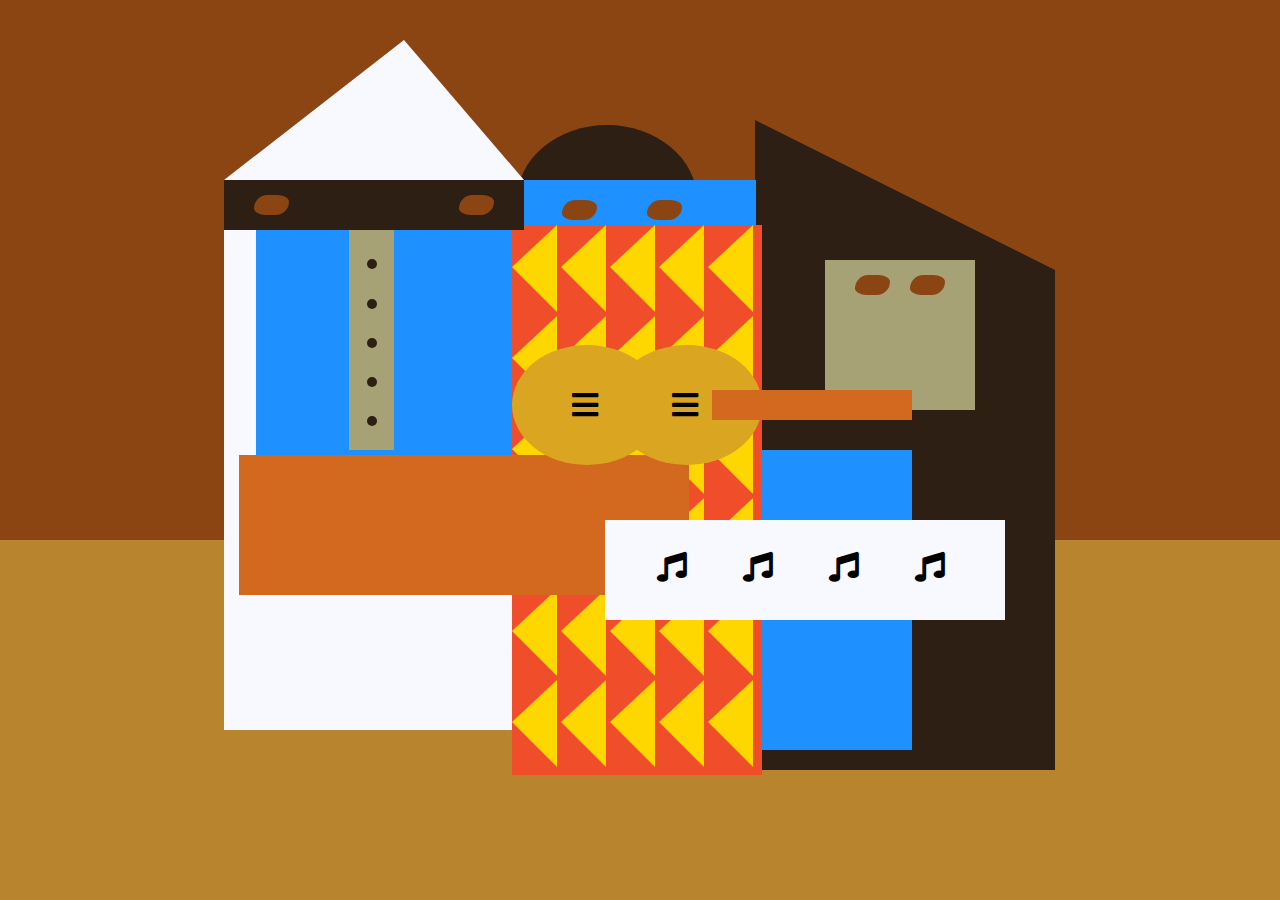
<file: Picasso/index.html>
<!DOCTYPE html>
<html lang="en">
  <head>
    <meta charset="utf-8" />
    <title>Picasso Painting</title>
    <link rel="stylesheet" href="./styles.css" />
    <link
      rel="stylesheet"
      href="https://use.fontawesome.com/releases/v5.8.2/css/all.css"
    />
  </head>
  <body>
    <div id="back-wall"></div>
    <div class="characters">
      <div id="offwhite-character">
        <div id="white-hat"></div>
        <div id="black-mask">
          <div class="eyes left"></div>
          <div class="eyes right"></div>
        </div>
        <div id="gray-instrument">
          <div class="black-dot"></div>
          <div class="black-dot"></div>
          <div class="black-dot"></div>
          <div class="black-dot"></div>
          <div class="black-dot"></div>
        </div>
        <div id="tan-table"></div>
      </div>
      <div id="black-character">
        <div id="black-hat"></div>
        <div id="gray-mask">
          <div class="eyes left"></div>
          <div class="eyes right"></div>
        </div>
        <div id="white-paper">
          <i class="fas fa-music"></i>
          <i class="fas fa-music"></i>
          <i class="fas fa-music"></i>
          <i class="fas fa-music"></i>
        </div>
      </div>
      <div class="blue" id="blue-left"></div>
      <div class="blue" id="blue-right"></div>
      <div id="orange-character">
        <div id="black-round-hat"></div>
        <div id="eyes-div">
          <div class="eyes left"></div>
          <div class="eyes right"></div>
        </div>
        <div id="triangles">
          <div class="triangle"></div>
          <div class="triangle"></div>
          <div class="triangle"></div>
          <div class="triangle"></div>
          <div class="triangle"></div>
          <div class="triangle"></div>
          <div class="triangle"></div>
          <div class="triangle"></div>
          <div class="triangle"></div>
          <div class="triangle"></div>
          <div class="triangle"></div>
          <div class="triangle"></div>
          <div class="triangle"></div>
          <div class="triangle"></div>
          <div class="triangle"></div>
          <div class="triangle"></div>
          <div class="triangle"></div>
          <div class="triangle"></div>
          <div class="triangle"></div>
          <div class="triangle"></div>
          <div class="triangle"></div>
          <div class="triangle"></div>
          <div class="triangle"></div>
          <div class="triangle"></div>
          <div class="triangle"></div>
          <div class="triangle"></div>
          <div class="triangle"></div>
          <div class="triangle"></div>
          <div class="triangle"></div>
          <div class="triangle"></div>
        </div>
        <div id="guitar">
          <div class="guitar" id="guitar-left">
            <i class="fas fa-bars"></i>
          </div>
          <div class="guitar" id="guitar-right">
            <i class="fas fa-bars"></i>
          </div>
          <div id="guitar-neck"></div>
        </div>
      </div>
    </div>
  </body>
</html>
</file>
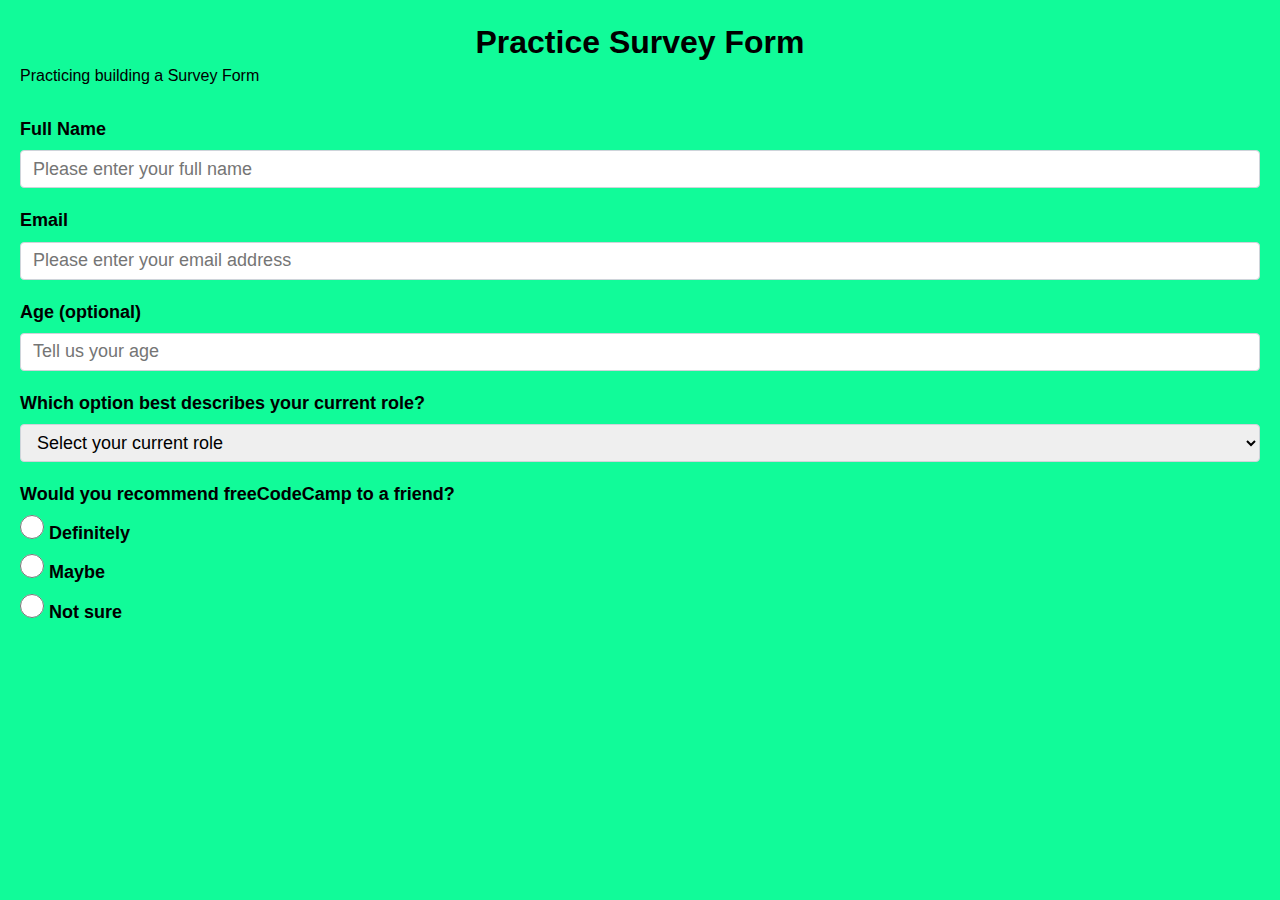
<file: Survey Form/index.html>
<!DOCTYPE html>
<html lang="en">

<head>
  <meta charset="UTF-8" />
  <title>Survey Form</title>
  <link rel="stylesheet" href="index.css" />
</head>

<body>
  <div class="container">
    <div class="header">
      <h1 id="title">Practice Survey Form</h1>
      <p id="description">Practicing building a Survey Form</p>
    </div>

    <form id="form-survey">
      <div class="form-group">
        <label for="full-name">Full Name</label>
        <input id="full-name" type="text" name="full-name" placeholder="Please enter your full name" required />
      </div>

      <div class="form-group">
        <label for="email">Email</label>
        <input id="email" type="email" name="email-address" placeholder="Please enter your email address" required />
      </div>

      <div class="form-group">
        <label for="age">Age (optional)</label>
        <input id="age" type="number" placeholder="Tell us your age" min="10" max="120" />
      </div>

      <div class="form-group">
        <label for="role-dropdown">Which option best describes your current role?</label>
        <select id="role-dropdown" name="role" required>
          <option>Select your current role</option>
          <option>Student</option>
          <option>Full time job</option>
          <option>Full time learner</option>
          <option>Prefer not to say</option>
          <option>Other</option>
        </select>
      </div>

      <div class="form-group radio-group">
        <label>Would you recommend freeCodeCamp to a friend?</label>
        <div>
          <label>
            <input type="radio" value="Definitely" name="user-recommend" />
            Definitely</label>
        </div>
        <div>
          <label>
            <input type="radio" value="Maybe" name="user-recommend" />
            Maybe</label>
        </div>
        <div>
          <label>
            <input type="radio" value="Not sure" name="user-recommend" /> Not
            sure</label>
        </div>
      </div>
    </form>
  </div>
</body>

</html>
</file>
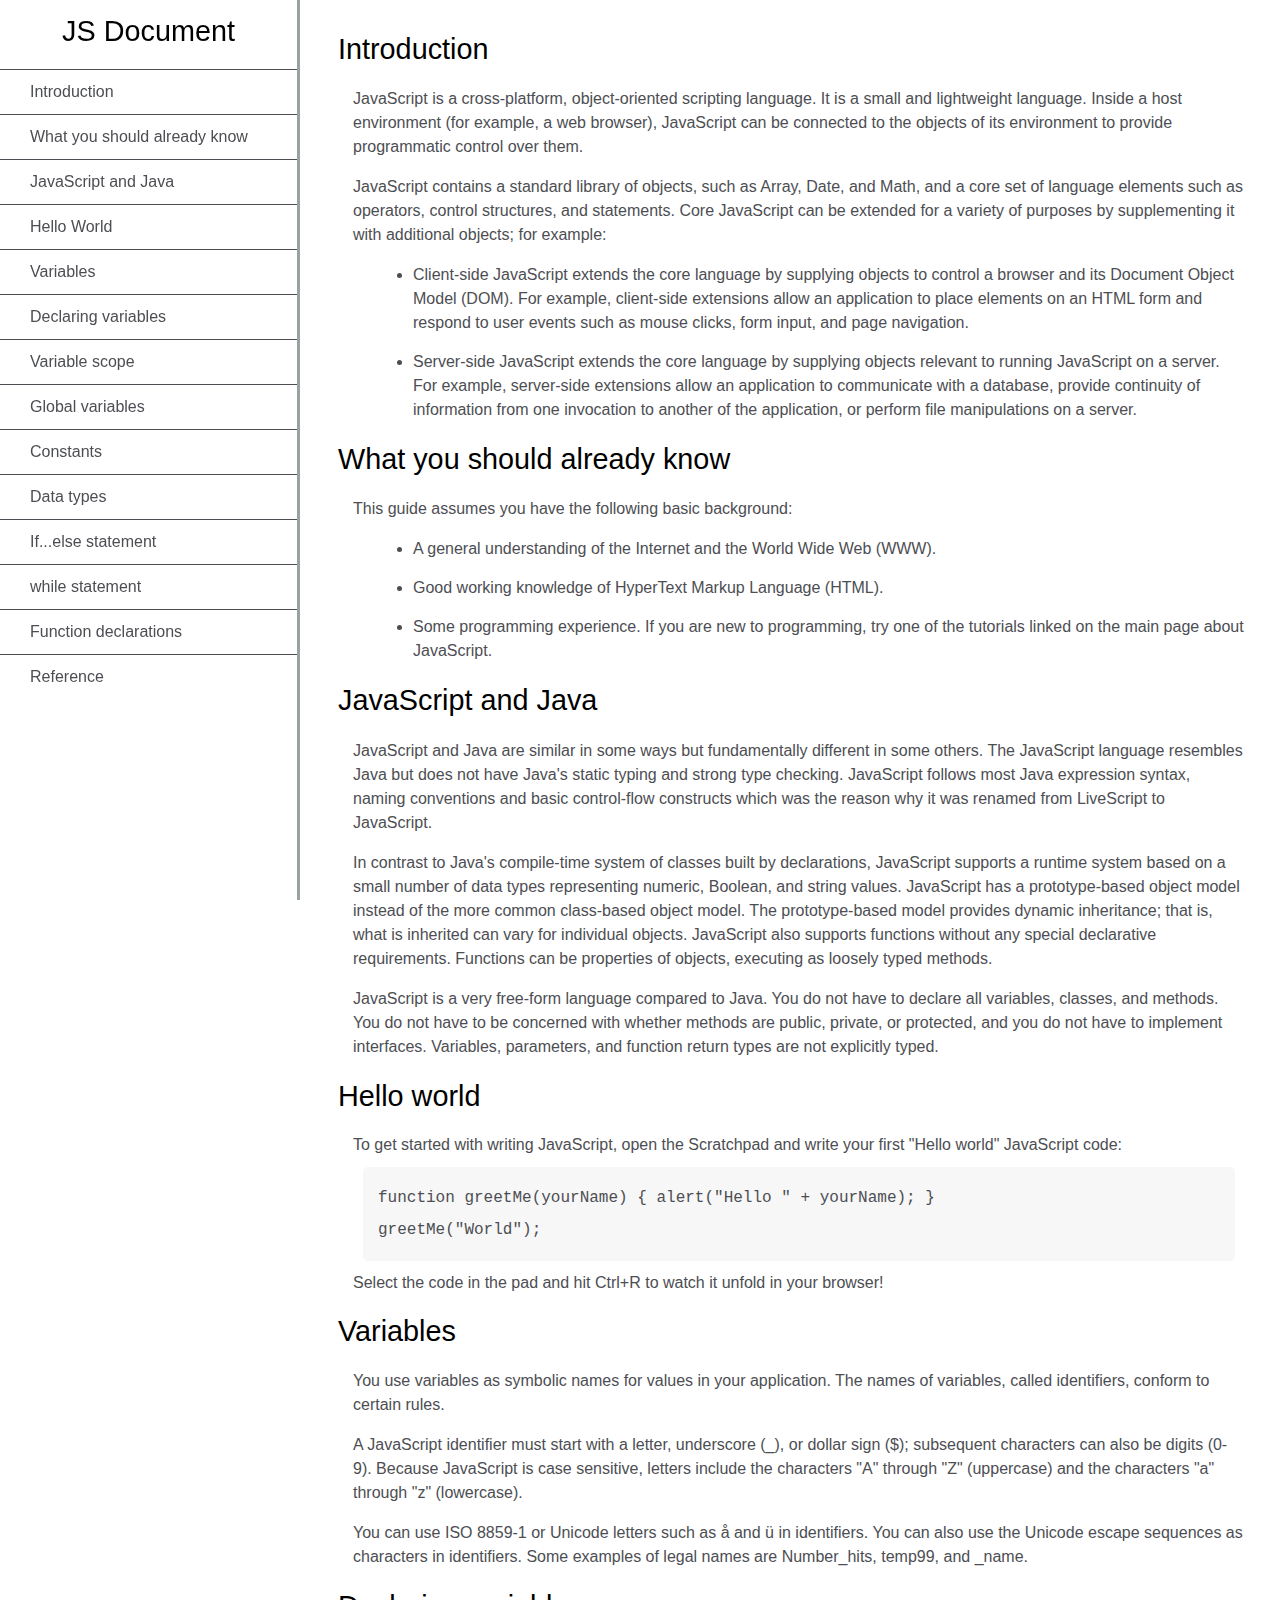
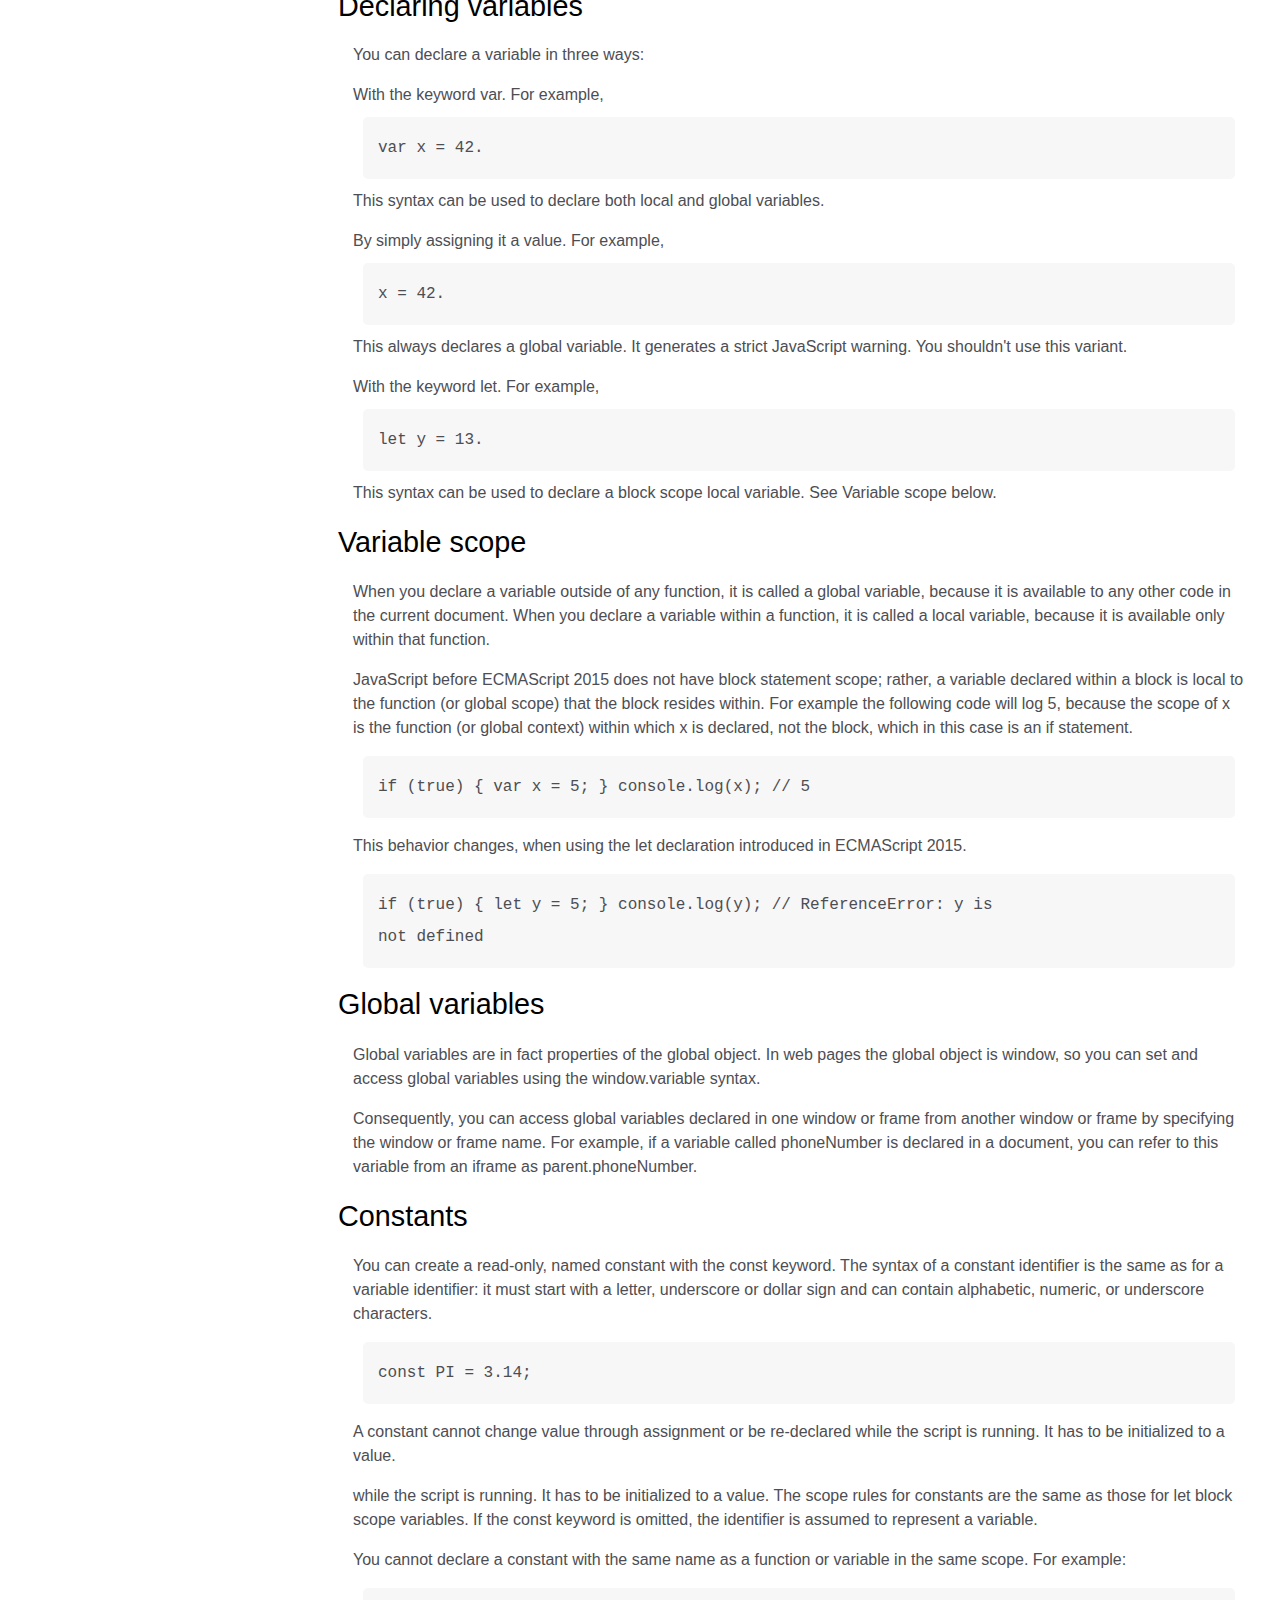
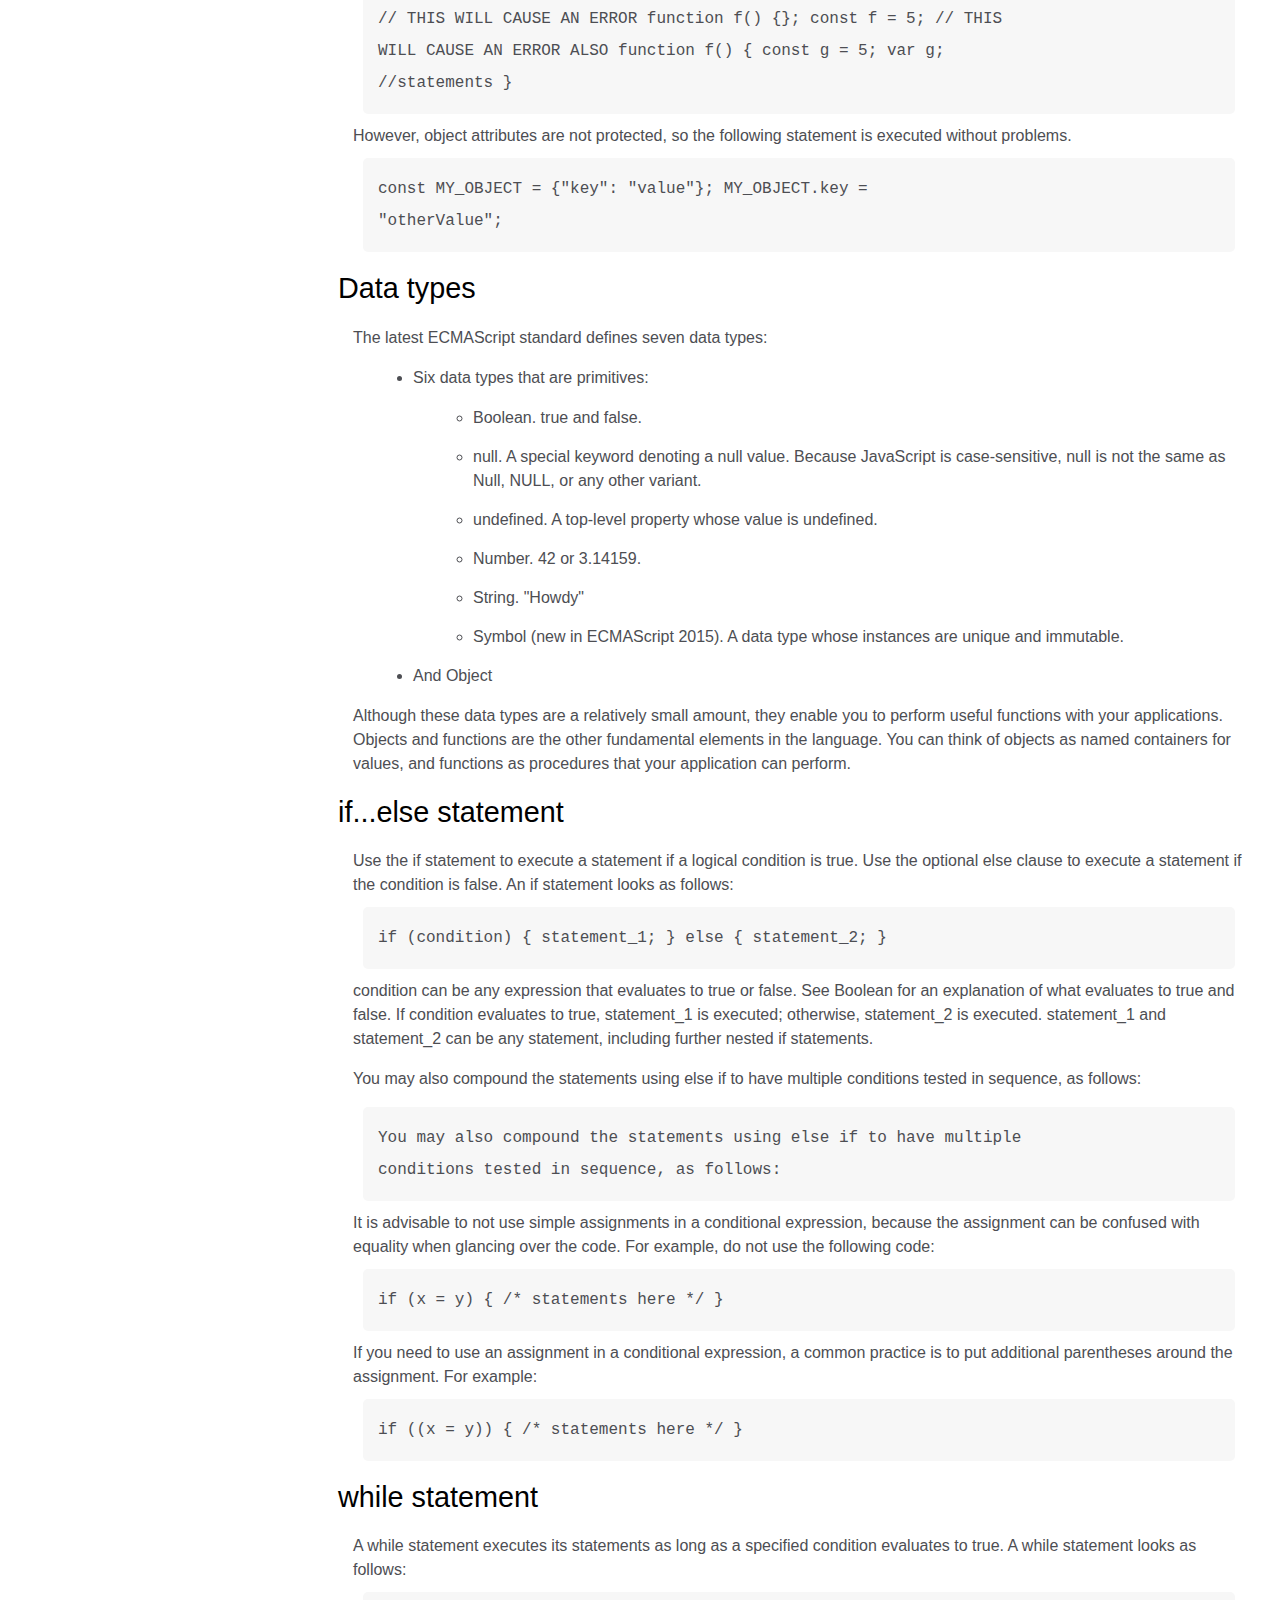
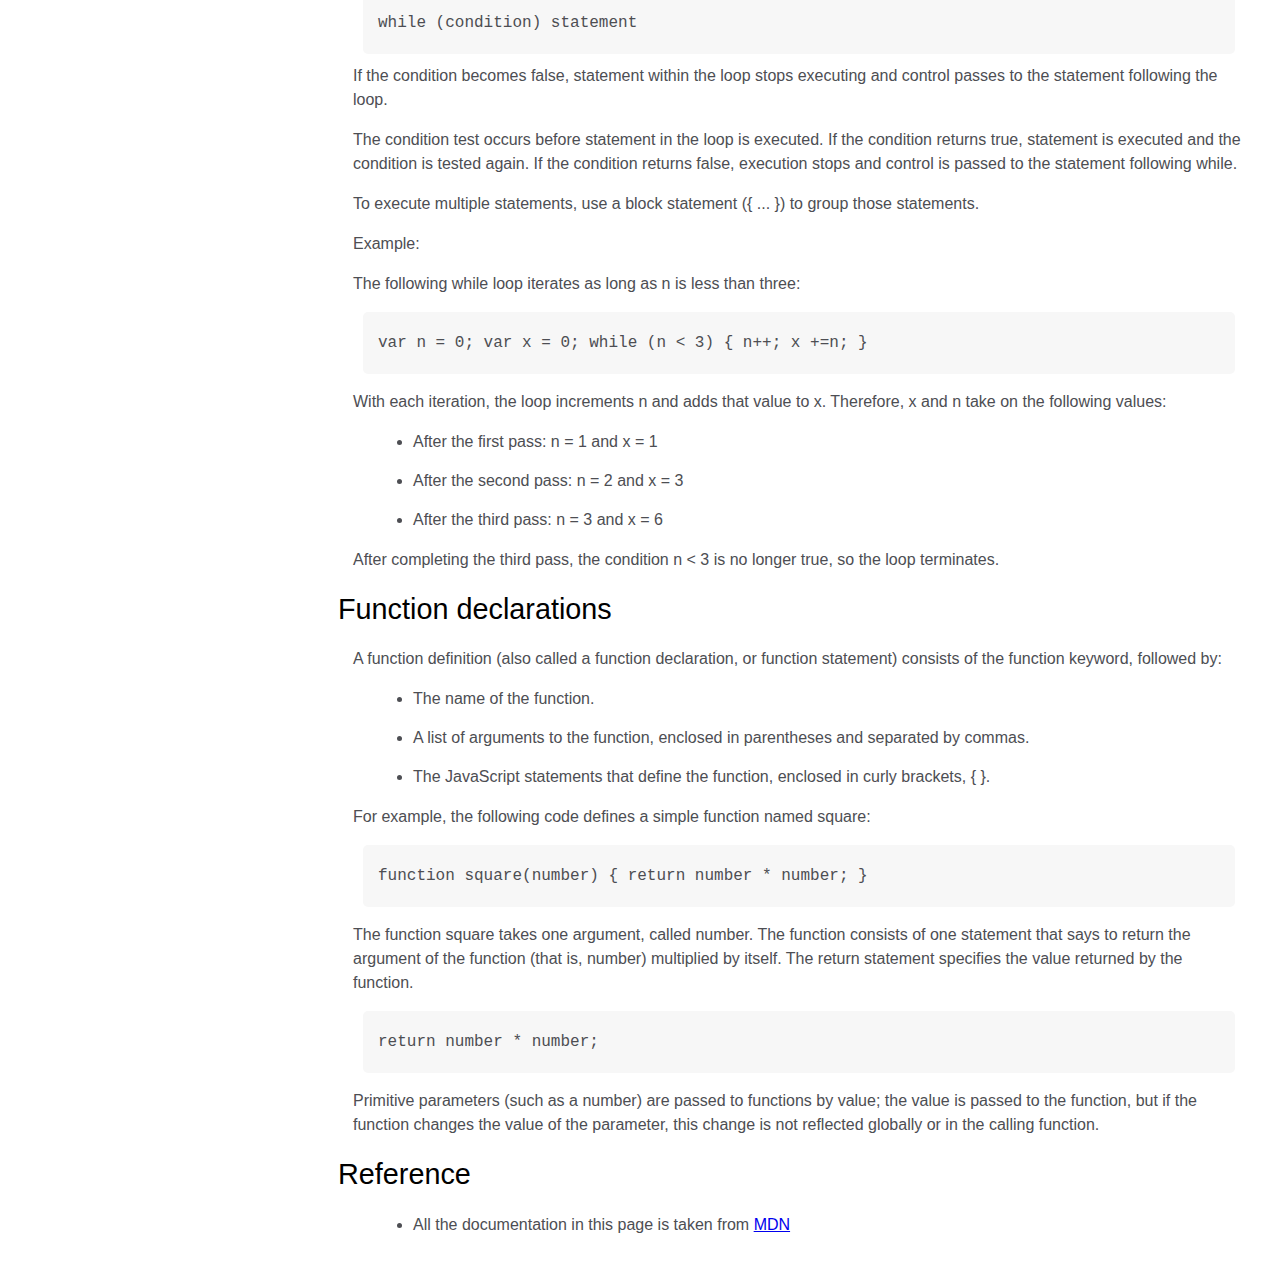
<file: Technical Document Page/index.html>
<!DOCTYPE html>
<html lang="en">

<head>
  <meta charset="UTF-8" />
  <meta http-equiv="X-UA-Compatible" content="IE=edge" />
  <meta name="viewport" content="width=device-width, initial-scale=1.0" />
  <link rel="stylesheet" href="styles.css" />
  <title>Technical Document Page</title>
</head>

<body>
  <nav id="navbar">
    <header>JS Document</header>
    <ul>
      <li><a class="nav-link" href="#Introduction">Introduction</a></li>

      <li>
        <a class="nav-link" href="#What_you_should_already_know">What you should already know</a>
      </li>

      <li>
        <a class="nav-link" href="#JavaScript_and_Java ">
          JavaScript and Java</a>
      </li>

      <li><a class="nav-link" href="#Hello_world">Hello World</a></li>

      <li><a class="nav-link" href="#Variables">Variables</a></li>

      <li>
        <a class="nav-link" href="#Declaring_variables">Declaring variables</a>
      </li>

      <li><a class="nav-link" href="#Variable_scope">Variable scope</a></li>

      <li>
        <a class="nav-link" href="#Global_variables">Global variables</a>
      </li>

      <li><a class="nav-link" href="#Constants">Constants</a></li>

      <li><a class="nav-link" href="#Data_types">Data types</a></li>

      <li>
        <a class="nav-link" href="#if...else_statement">If...else statement</a>
      </li>

      <li><a class="nav-link" href="#while_statement">while statement</a></li>

      <li>
        <a class="nav-link" href="#Function_declarations">Function declarations</a>
      </li>

      <li><a class="nav-link" href="#Reference">Reference</a></li>
    </ul>
  </nav>
  <main id="main-doc">
    <section class="main-section" id="Introduction">
      <header>Introduction</header>
      <article>
        <p>
          JavaScript is a cross-platform, object-oriented scripting language.
          It is a small and lightweight language. Inside a host environment
          (for example, a web browser), JavaScript can be connected to the
          objects of its environment to provide programmatic control over
          them.
        </p>
        <p>
          JavaScript contains a standard library of objects, such as Array,
          Date, and Math, and a core set of language elements such as
          operators, control structures, and statements. Core JavaScript can
          be extended for a variety of purposes by supplementing it with
          additional objects; for example:
        </p>
        <ul>
          <li>
            Client-side JavaScript extends the core language by supplying
            objects to control a browser and its Document Object Model (DOM).
            For example, client-side extensions allow an application to place
            elements on an HTML form and respond to user events such as mouse
            clicks, form input, and page navigation.
          </li>
          <li>
            Server-side JavaScript extends the core language by supplying
            objects relevant to running JavaScript on a server. For example,
            server-side extensions allow an application to communicate with a
            database, provide continuity of information from one invocation to
            another of the application, or perform file manipulations on a
            server.
          </li>
        </ul>
      </article>
    </section>

    <section class="main-section" id="What_you_should_already_know">
      <header>What you should already know</header>
      <article>
        <p>This guide assumes you have the following basic background:</p>
        <ul>
          <li>
            A general understanding of the Internet and the World Wide Web
            (WWW).
          </li>
          <li>Good working knowledge of HyperText Markup Language (HTML).</li>
          <li>
            Some programming experience. If you are new to programming, try
            one of the tutorials linked on the main page about JavaScript.
          </li>
        </ul>
      </article>
    </section>

    <section class="main-section" id="JavaScript_and_Java">
      <header>JavaScript and Java</header>
      <article>
        <p>
          JavaScript and Java are similar in some ways but fundamentally
          different in some others. The JavaScript language resembles Java but
          does not have Java's static typing and strong type checking.
          JavaScript follows most Java expression syntax, naming conventions
          and basic control-flow constructs which was the reason why it was
          renamed from LiveScript to JavaScript.
        </p>
        <p>
          In contrast to Java's compile-time system of classes built by
          declarations, JavaScript supports a runtime system based on a small
          number of data types representing numeric, Boolean, and string
          values. JavaScript has a prototype-based object model instead of the
          more common class-based object model. The prototype-based model
          provides dynamic inheritance; that is, what is inherited can vary
          for individual objects. JavaScript also supports functions without
          any special declarative requirements. Functions can be properties of
          objects, executing as loosely typed methods.
        </p>
        <p>
          JavaScript is a very free-form language compared to Java. You do not
          have to declare all variables, classes, and methods. You do not have
          to be concerned with whether methods are public, private, or
          protected, and you do not have to implement interfaces. Variables,
          parameters, and function return types are not explicitly typed.
        </p>
      </article>
    </section>

    <section class="main-section" id="Hello_world">
      <header>Hello world</header>
      <article>
        To get started with writing JavaScript, open the Scratchpad and write
        your first "Hello world" JavaScript code:
        <code>function greetMe(yourName) { alert("Hello " + yourName); }
            greetMe("World");</code>
        Select the code in the pad and hit Ctrl+R to watch it unfold in your
        browser!
      </article>
    </section>

    <section class="main-section" id="Variables">
      <header>Variables</header>
      <article>
        <p>
          You use variables as symbolic names for values in your application.
          The names of variables, called identifiers, conform to certain
          rules.
        </p>
        <p>
          A JavaScript identifier must start with a letter, underscore (_), or
          dollar sign ($); subsequent characters can also be digits (0-9).
          Because JavaScript is case sensitive, letters include the characters
          "A" through "Z" (uppercase) and the characters "a" through "z"
          (lowercase).
        </p>
        <p>
          You can use ISO 8859-1 or Unicode letters such as å and ü in
          identifiers. You can also use the Unicode escape sequences as
          characters in identifiers. Some examples of legal names are
          Number_hits, temp99, and _name.
        </p>
      </article>
    </section>

    <section class="main-section" id="Declaring_variables">
      <header>Declaring variables</header>
      <article>
        You can declare a variable in three ways:
        <p>
          With the keyword var. For example, <code>var x = 42.</code> This
          syntax can be used to declare both local and global variables.
        </p>
        <p>
          By simply assigning it a value. For example,
          <code>x = 42.</code> This always declares a global variable. It
          generates a strict JavaScript warning. You shouldn't use this
          variant.
        </p>
        <p>
          With the keyword let. For example, <code>let y = 13.</code> This
          syntax can be used to declare a block scope local variable. See
          Variable scope below.
        </p>
      </article>
    </section>

    <section class="main-section" id="Variable_scope">
      <header>Variable scope</header>
      <article>
        <p>
          When you declare a variable outside of any function, it is called a
          global variable, because it is available to any other code in the
          current document. When you declare a variable within a function, it
          is called a local variable, because it is available only within that
          function.
        </p>
        <p>
          JavaScript before ECMAScript 2015 does not have block statement
          scope; rather, a variable declared within a block is local to the
          function (or global scope) that the block resides within. For
          example the following code will log 5, because the scope of x is the
          function (or global context) within which x is declared, not the
          block, which in this case is an if statement.
        </p>
        <code>if (true) { var x = 5; } console.log(x); // 5</code>
        <p>
          This behavior changes, when using the let declaration introduced in
          ECMAScript 2015.
        </p>
        <code>if (true) { let y = 5; } console.log(y); // ReferenceError: y is
            not defined</code>
      </article>
    </section>

    <section class="main-section" id="Global_variables">
      <header>Global variables</header>
      <article>
        <p>
          Global variables are in fact properties of the global object. In web
          pages the global object is window, so you can set and access global
          variables using the window.variable syntax.
        </p>
        <p>
          Consequently, you can access global variables declared in one window
          or frame from another window or frame by specifying the window or
          frame name. For example, if a variable called phoneNumber is
          declared in a document, you can refer to this variable from an
          iframe as parent.phoneNumber.
        </p>
      </article>
    </section>

    <section class="main-section" id="Constants">
      <header>Constants</header>
      <article>
        <p>
          You can create a read-only, named constant with the const keyword.
          The syntax of a constant identifier is the same as for a variable
          identifier: it must start with a letter, underscore or dollar sign
          and can contain alphabetic, numeric, or underscore characters.
        </p>
        <code>const PI = 3.14;</code>
        <p>
          A constant cannot change value through assignment or be re-declared
          while the script is running. It has to be initialized to a value.
        </p>
        <p>
          while the script is running. It has to be initialized to a value.
          The scope rules for constants are the same as those for let block
          scope variables. If the const keyword is omitted, the identifier is
          assumed to represent a variable.
        </p>
        <p>
          You cannot declare a constant with the same name as a function or
          variable in the same scope. For example:
        </p>
        <code>// THIS WILL CAUSE AN ERROR function f() {}; const f = 5; // THIS
            WILL CAUSE AN ERROR ALSO function f() { const g = 5; var g;
            //statements }</code>
        However, object attributes are not protected, so the following
        statement is executed without problems.
        <code>const MY_OBJECT = {"key": "value"}; MY_OBJECT.key =
            "otherValue";</code>
      </article>
    </section>

    <section class="main-section" id="Data_types">
      <header>Data types</header>
      <article>
        <p>The latest ECMAScript standard defines seven data types:</p>
        <ul>
          <li>
            <p>Six data types that are primitives:</p>
            <ul>
              <li>Boolean. true and false.</li>
              <li>
                null. A special keyword denoting a null value. Because
                JavaScript is case-sensitive, null is not the same as Null,
                NULL, or any other variant.
              </li>
              <li>
                undefined. A top-level property whose value is undefined.
              </li>
              <li>Number. 42 or 3.14159.</li>
              <li>String. "Howdy"</li>
              <li>
                Symbol (new in ECMAScript 2015). A data type whose instances
                are unique and immutable.
              </li>
            </ul>
          </li>
          <li>And Object</li>
        </ul>
        Although these data types are a relatively small amount, they enable
        you to perform useful functions with your applications. Objects and
        functions are the other fundamental elements in the language. You can
        think of objects as named containers for values, and functions as
        procedures that your application can perform.
      </article>
    </section>

    <section class="main-section" id="if...else_statement">
      <header>if...else statement</header>
      <article>
        Use the if statement to execute a statement if a logical condition is
        true. Use the optional else clause to execute a statement if the
        condition is false. An if statement looks as follows:
        <code>if (condition) { statement_1; } else { statement_2; }</code>
        condition can be any expression that evaluates to true or false. See
        Boolean for an explanation of what evaluates to true and false. If
        condition evaluates to true, statement_1 is executed; otherwise,
        statement_2 is executed. statement_1 and statement_2 can be any
        statement, including further nested if statements.
        <p>
          You may also compound the statements using else if to have multiple
          conditions tested in sequence, as follows:
        </p>
        <code>You may also compound the statements using else if to have multiple
            conditions tested in sequence, as follows:</code>
        It is advisable to not use simple assignments in a conditional
        expression, because the assignment can be confused with equality when
        glancing over the code. For example, do not use the following code:
        <code>if (x = y) { /* statements here */ }</code>
        If you need to use an assignment in a conditional expression, a common
        practice is to put additional parentheses around the assignment. For
        example:
        <code>if ((x = y)) { /* statements here */ }</code>
      </article>
    </section>

    <section class="main-section" id="while_statement">
      <header>while statement</header>
      <article>
        A while statement executes its statements as long as a specified
        condition evaluates to true. A while statement looks as follows:
        <code>while (condition) statement</code>
        If the condition becomes false, statement within the loop stops
        executing and control passes to the statement following the loop.
        <p>
          The condition test occurs before statement in the loop is executed.
          If the condition returns true, statement is executed and the
          condition is tested again. If the condition returns false, execution
          stops and control is passed to the statement following while.
        </p>
        <p>
          To execute multiple statements, use a block statement ({ ... }) to
          group those statements.
        </p>
        Example:
        <p>
          The following while loop iterates as long as n is less than three:
        </p>
        <code>var n = 0; var x = 0; while (n < 3) { n++; x +=n; }</code>
        <p>
          With each iteration, the loop increments n and adds that value to x.
          Therefore, x and n take on the following values:
        </p>
        <ul>
          <li>After the first pass: n = 1 and x = 1</li>
          <li>After the second pass: n = 2 and x = 3</li>
          <li>After the third pass: n = 3 and x = 6</li>
        </ul>
        <p>
          After completing the third pass, the condition n < 3 is no longer true, so the loop terminates. </p>
      </article>
    </section>

    <section class="main-section" id="Function_declarations">
      <header>Function declarations</header>
      <article>
        <p>
          A function definition (also called a function declaration, or
          function statement) consists of the function keyword, followed by:
        </p>
        <ul>
          <li>The name of the function.</li>
          <li>
            A list of arguments to the function, enclosed in parentheses and
            separated by commas.
          </li>
          <li>
            The JavaScript statements that define the function, enclosed in
            curly brackets, { }.
          </li>
        </ul>
        <p>
          For example, the following code defines a simple function named
          square:
        </p>
        <code>function square(number) { return number * number; }</code>
        <p>
          The function square takes one argument, called number. The function
          consists of one statement that says to return the argument of the
          function (that is, number) multiplied by itself. The return
          statement specifies the value returned by the function.
        </p>
        <code>return number * number;</code>
        <p>
          Primitive parameters (such as a number) are passed to functions by
          value; the value is passed to the function, but if the function
          changes the value of the parameter, this change is not reflected
          globally or in the calling function.
        </p>
      </article>
    </section>

    <section class="main-section" id="Reference">
      <header>Reference</header>
      <article>
        <ul>
          <li>
            All the documentation in this page is taken from
            <a href="https://developer.mozilla.org/en-US/docs/Web/JavaScript/Guide" target="_blank">MDN</a>
          </li>
        </ul>
      </article>
    </section>
  </main>
</body>

</html>
</file>
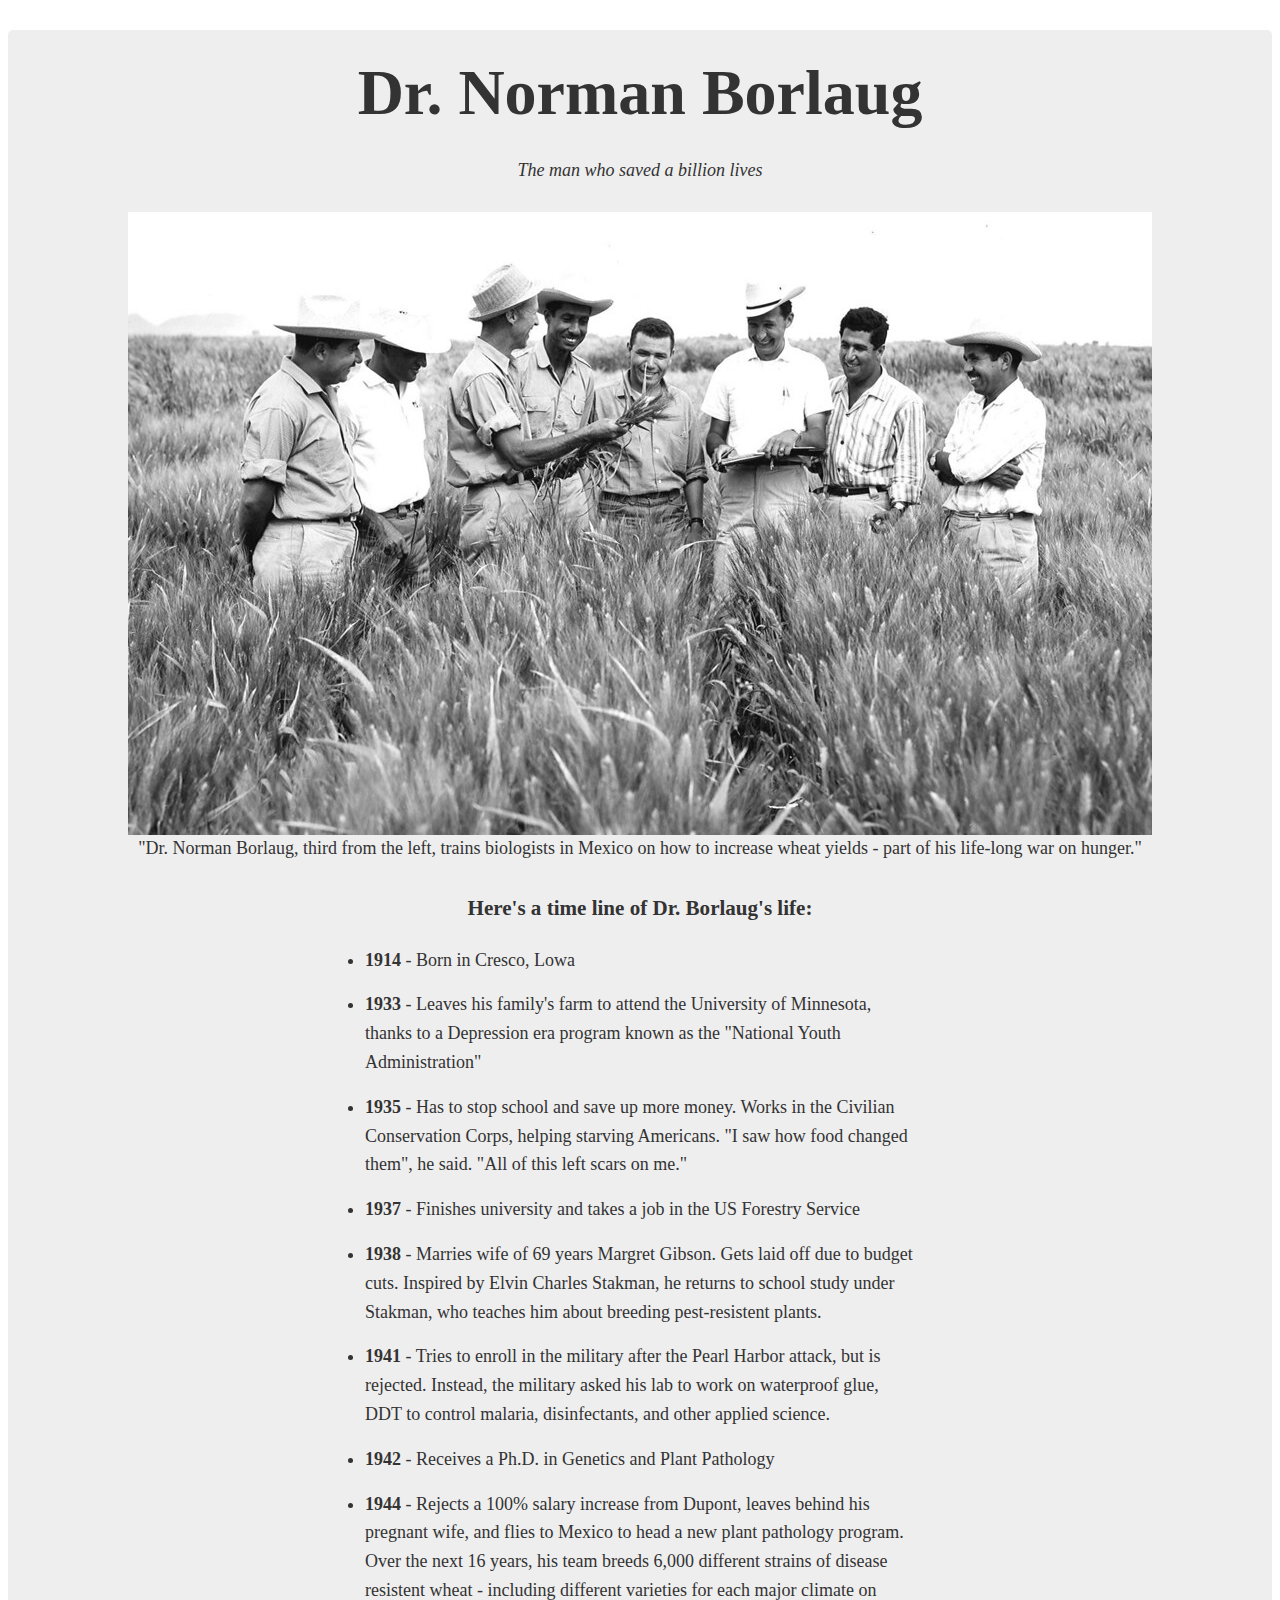
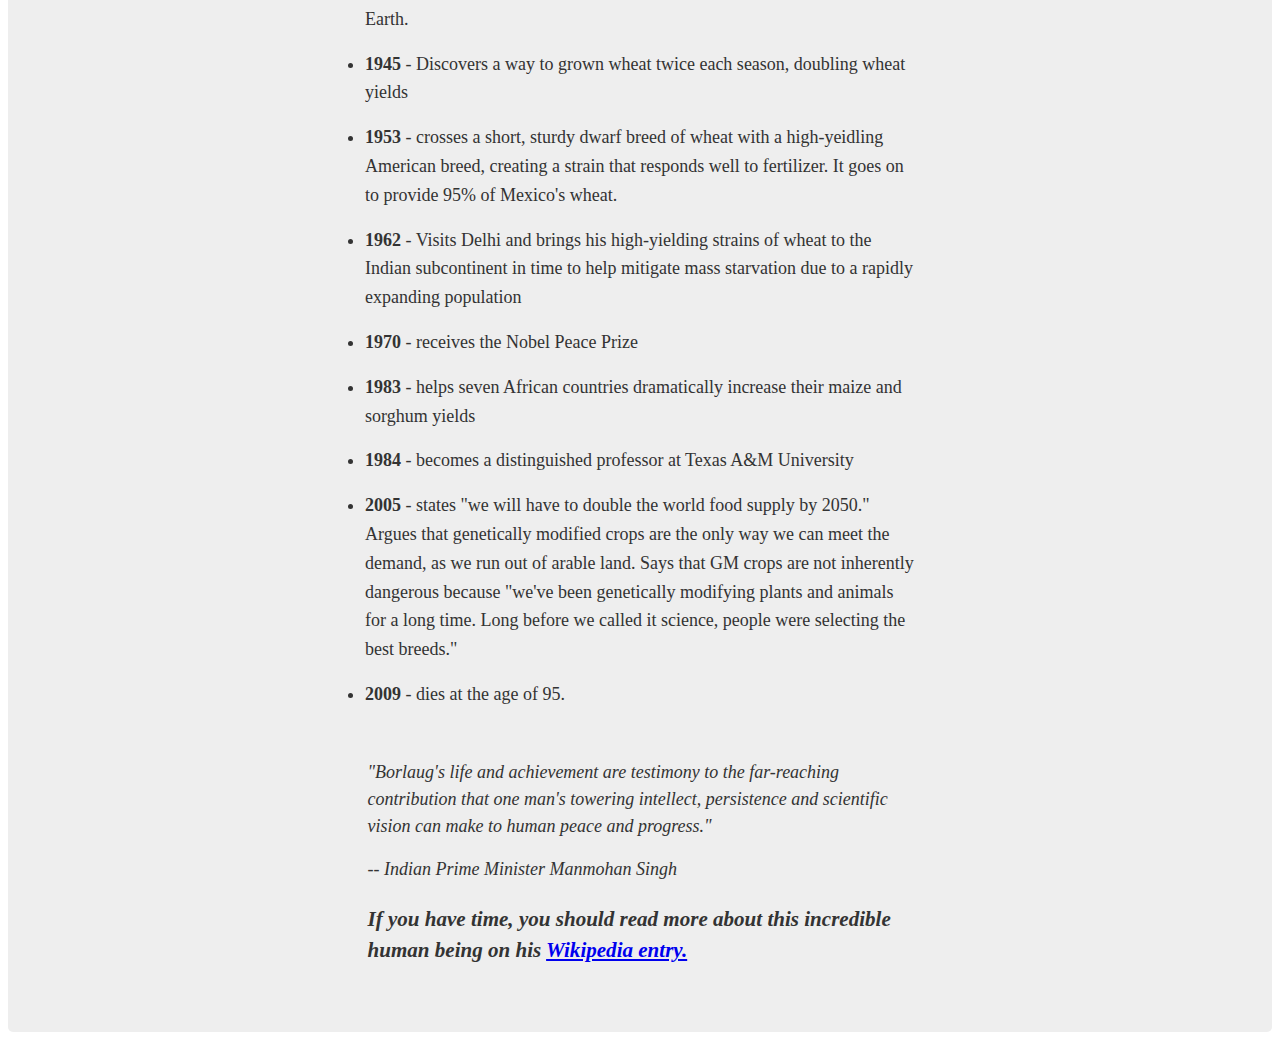
<file: Tribute Page/index.html>
<!DOCTYPE html>
<html lang="en">
  <head>
    <meta charset="UTF-8" />
    <meta http-equiv="X-UA-Compatible" content="IE=edge" />
    <meta name="viewport" content="width=device-width, initial-scale=1.0" />
    <title>Tribute Page</title>
    <link rel="stylesheet" href="styles.css" />
  </head>
  <body>
    <main>
      <h1>Dr. Norman Borlaug</h1>
      <p>The man who saved a billion lives</p>
      <figure>
        <img
          src="pictures/tribute-page-main-image.jpg"
          alt="Dr. Norman Borlaug seen standing in Mexican wheat field with a group of biologists"
        />
        <figcaption>
          "Dr. Norman Borlaug, third from the left, trains biologists in Mexico
          on how to increase wheat yields - part of his life-long war on
          hunger."
        </figcaption>
      </figure>
      <section>
        <h3>Here's a time line of Dr. Borlaug's life:</h3>
        <ul>
          <li><strong>1914</strong> - Born in Cresco, Lowa</li>

          <li>
            <strong>1933</strong> - Leaves his family's farm to attend the
            University of Minnesota, thanks to a Depression era program known as
            the "National Youth Administration"
          </li>

          <li>
            <strong>1935</strong> - Has to stop school and save up more money.
            Works in the Civilian Conservation Corps, helping starving
            Americans. "I saw how food changed them", he said. "All of this left
            scars on me."
          </li>

          <li>
            <strong>1937</strong> - Finishes university and takes a job in the
            US Forestry Service
          </li>

          <li>
            <strong>1938</strong> - Marries wife of 69 years Margret Gibson.
            Gets laid off due to budget cuts. Inspired by Elvin Charles Stakman,
            he returns to school study under Stakman, who teaches him about
            breeding pest-resistent plants.
          </li>

          <li>
            <strong>1941</strong> - Tries to enroll in the military after the
            Pearl Harbor attack, but is rejected. Instead, the military asked
            his lab to work on waterproof glue, DDT to control malaria,
            disinfectants, and other applied science.
          </li>

          <li>
            <strong>1942</strong> - Receives a Ph.D. in Genetics and Plant
            Pathology
          </li>

          <li>
            <strong>1944</strong> - Rejects a 100% salary increase from Dupont,
            leaves behind his pregnant wife, and flies to Mexico to head a new
            plant pathology program. Over the next 16 years, his team breeds
            6,000 different strains of disease resistent wheat - including
            different varieties for each major climate on Earth.
          </li>

          <li>
            <strong>1945</strong> - Discovers a way to grown wheat twice each
            season, doubling wheat yields
          </li>

          <li>
            <strong>1953</strong> - crosses a short, sturdy dwarf breed of wheat
            with a high-yeidling American breed, creating a strain that responds
            well to fertilizer. It goes on to provide 95% of Mexico's wheat.
          </li>

          <li>
            <strong>1962</strong> - Visits Delhi and brings his high-yielding
            strains of wheat to the Indian subcontinent in time to help mitigate
            mass starvation due to a rapidly expanding population
          </li>

          <li><strong>1970</strong> - receives the Nobel Peace Prize</li>

          <li>
            <strong>1983</strong> - helps seven African countries dramatically
            increase their maize and sorghum yields
          </li>

          <li>
            <strong>1984</strong> - becomes a distinguished professor at Texas
            A&M University
          </li>

          <li>
            <strong>2005</strong> - states "we will have to double the world
            food supply by 2050." Argues that genetically modified crops are the
            only way we can meet the demand, as we run out of arable land. Says
            that GM crops are not inherently dangerous because "we've been
            genetically modifying plants and animals for a long time. Long
            before we called it science, people were selecting the best breeds."
          </li>

          <li><strong>2009</strong> - dies at the age of 95.</li>
        </ul>
      </section>
      <blockquote
        cite="http://news.rediff.com/report/2009/sep/14/pm-pays-tribute-to-father-of-green-revolution-borlaug.htm"
      >
        <p>
          "Borlaug's life and achievement are testimony to the far-reaching
          contribution that one man's towering intellect, persistence and
          scientific vision can make to human peace and progress."
        </p>
        <cite>-- Indian Prime Minister Manmohan Singh</cite>
        <h3>
          If you have time, you should read more about this incredible human
          being on his
          <a href="https://en.wikipedia.org/wiki/Norman_Borlaug"
            >Wikipedia entry.</a
          >
        </h3>
      </blockquote>
    </main>
  </body>
</html>
</file>
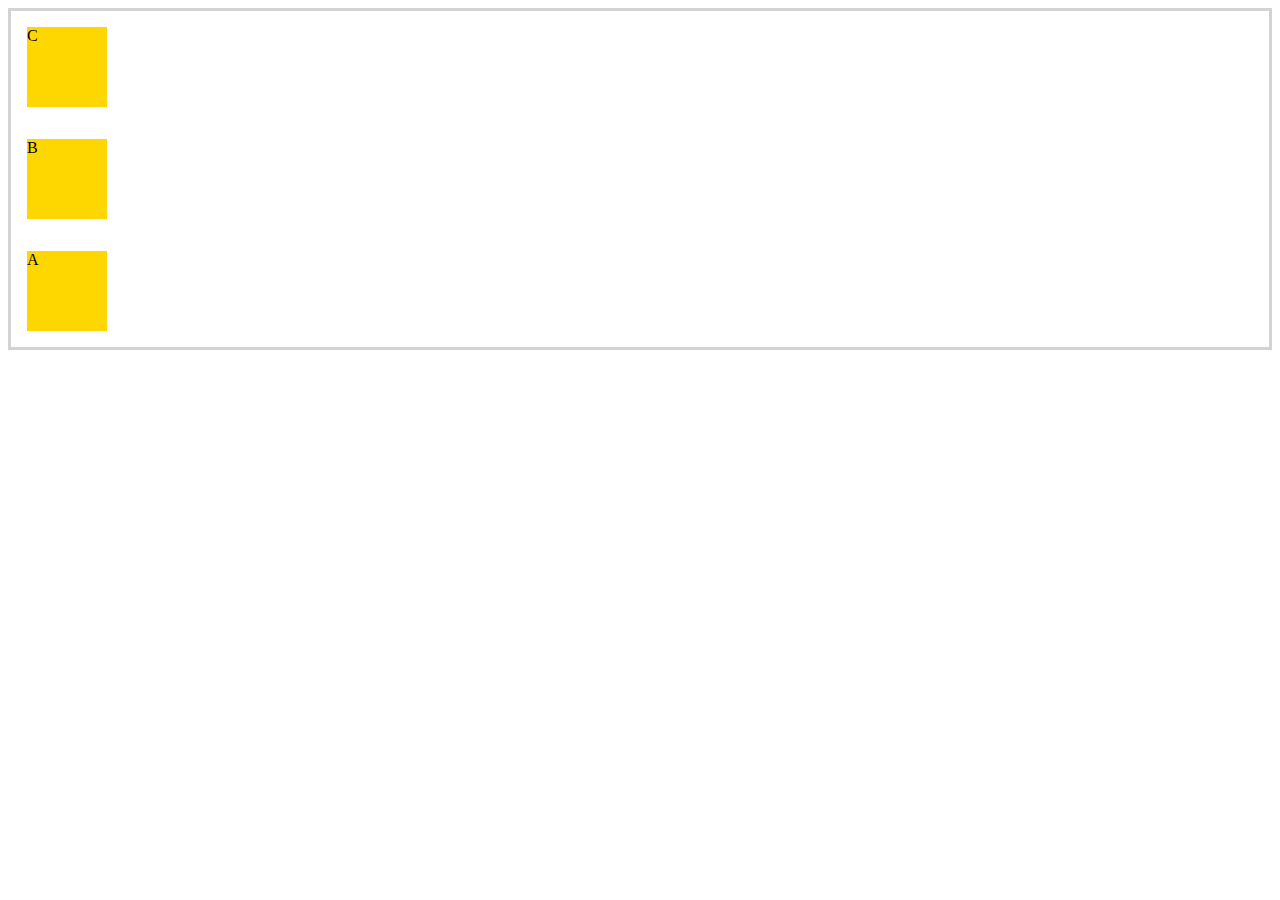
<file: Ultimate html, css/Flexbox/index.html>
<!DOCTYPE html>
<html lang="en">

<head>
        <meta charset="UTF-8" />
        <meta http-equiv="X-UA-Compatible" content="IE=edge" />
        <meta name="viewport" content="width=device-width, initial-scale=1.0" />
        <link rel="stylesheet" href="style.css">
        <title>Document</title>
</head>

<body>
        <div class="container">
                <div class="box">A</div>
                <div class="box">B</div>
                <div class="box">C</div>
        </div>
</body>

</html>
</file>
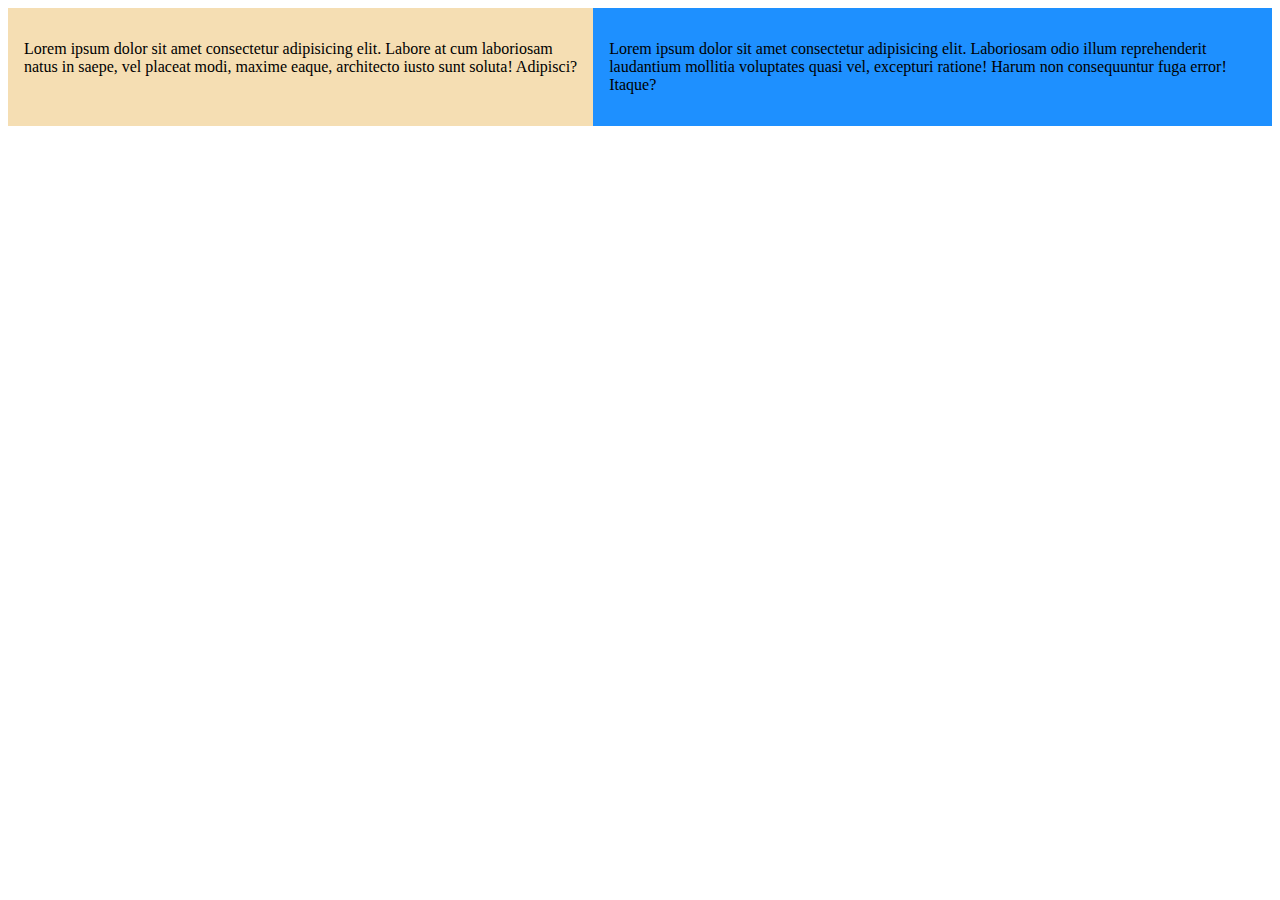
<file: Ultimate html, css/Media queries/index.html>
<!DOCTYPE html>
<html lang="en">

<head>
        <meta charset="UTF-8" />
        <meta http-equiv="X-UA-Compatible" content="IE=edge" />
        <meta name="viewport" content="width=device-width, initial-scale=1.0" />
        <title>Document</title>
        <link rel="stylesheet" href="style.css" />
</head>

<body>
        <div class="container">
                <div class="box">
                        <p>
                                Lorem ipsum dolor sit amet consectetur adipisicing elit. Labore at cum
                                laboriosam natus in saepe, vel placeat modi, maxime eaque, architecto
                                iusto sunt soluta! Adipisci?
                        </p>
                </div>
                <div class="box">
                        <p>
                                Lorem ipsum dolor sit amet consectetur adipisicing elit. Laboriosam
                                odio illum reprehenderit laudantium mollitia voluptates quasi vel,
                                excepturi ratione! Harum non consequuntur fuga error! Itaque?
                        </p>
                </div>
        </div>
</body>

</html>
</file>
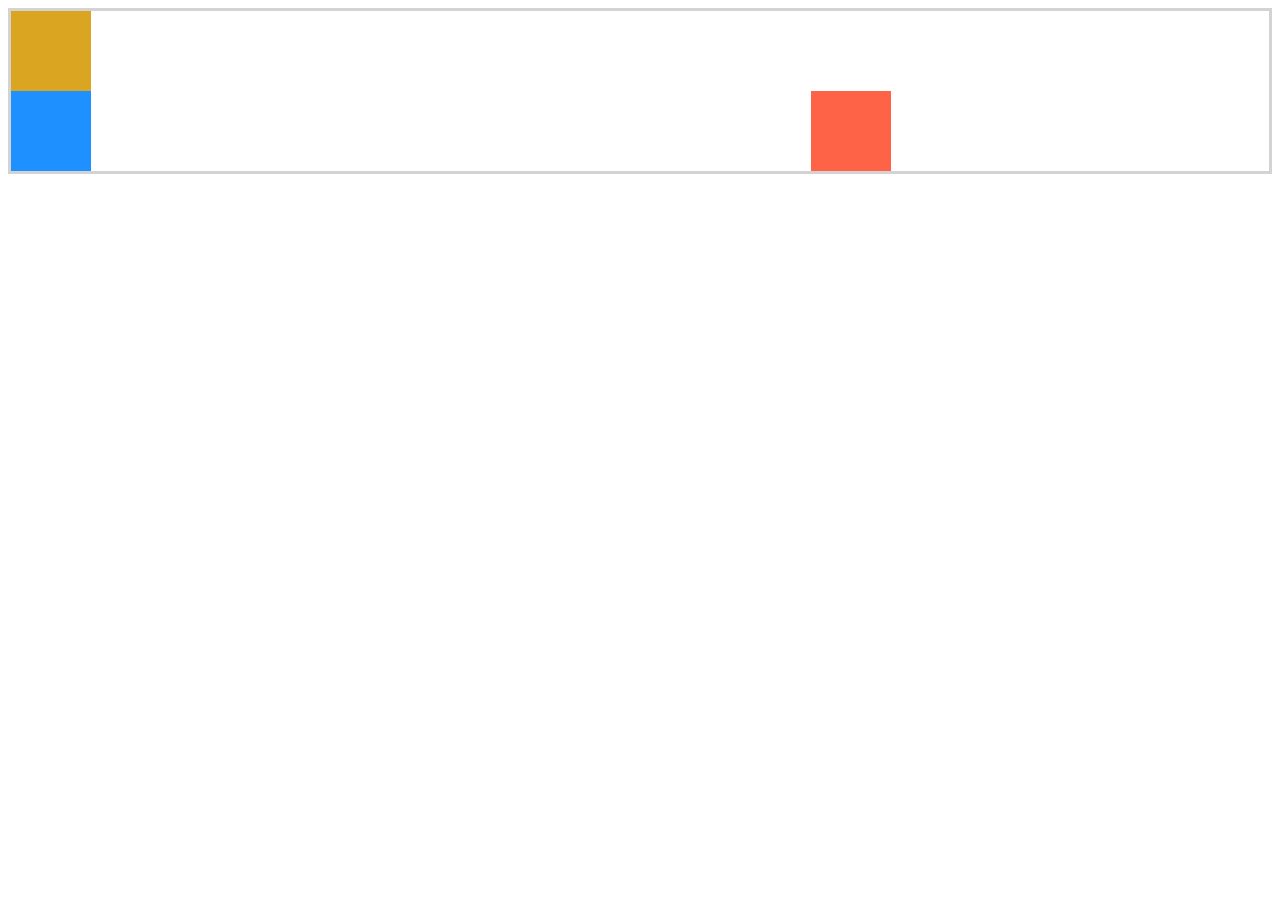
<file: Ultimate html, css/Positioning/index.html>
<!DOCTYPE html>
<html lang="en">

<head>
        <meta charset="UTF-8">
        <meta http-equiv="X-UA-Compatible" content="IE=edge">
        <meta name="viewport" content="width=device-width, initial-scale=1.0">
        <title>Document</title>
        <link rel="stylesheet" href="style.css">
</head>
<div class="boxes">
        <div class="box box-one"></div>
        <div class="box box-two"></div>
        <div class="box box-three"></div>
</div>

<body>

</body>

</html>
</file>
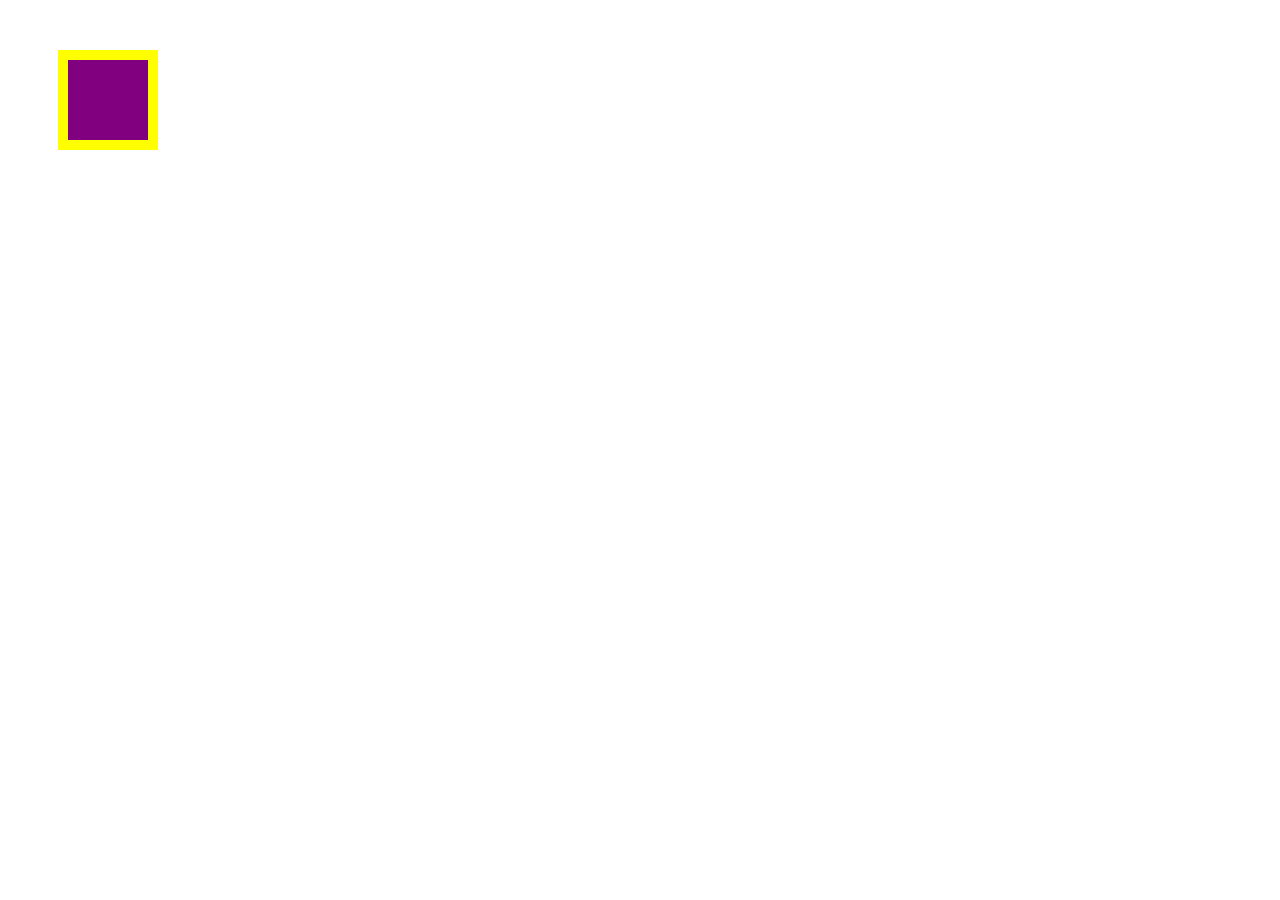
<file: Ultimate html, css/Sizing elements/index.html>
<!DOCTYPE html>
<html lang="en">

<head>
        <meta charset="UTF-8">
        <meta http-equiv="X-UA-Compatible" content="IE=edge">
        <meta name="viewport" content="width=device-width, initial-scale=1.0">
        <link rel="stylesheet" href="style.css">
        <title>Document</title>
</head>

<body>
        <div class="box"></div>
</body>

</html>
</file>
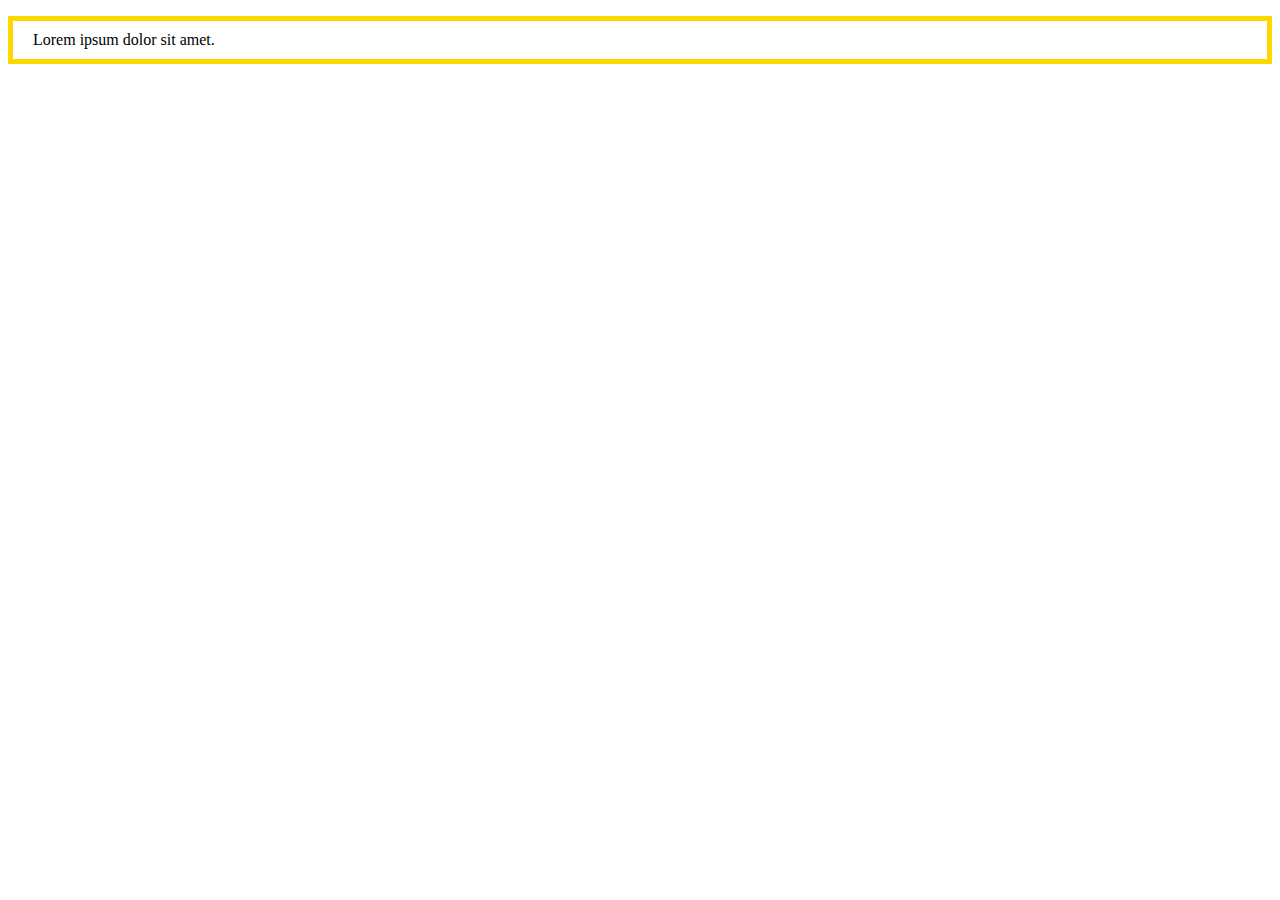
<file: Ultimate html, css/the box model/index.html>
<!DOCTYPE html>
<html lang="en">

<head>
        <meta charset="UTF-8">
        <meta http-equiv="X-UA-Compatible" content="IE=edge">
        <meta name="viewport" content="width=device-width, initial-scale=1.0">
        <link rel="stylesheet" href="style.css">
        <title>Document</title>
</head>

<body>
        <p>Lorem ipsum dolor sit amet.</p>
</body>

</html>
</file>
<file: Picasso/styles.css>
body {
  background-color: rgb(184, 132, 46);
}

#back-wall {
  background-color: #8b4513;
  width: 100%;
  height: 60%;
  position: absolute;
  top: 0;
  left: 0;
  z-index: -1;
}

#offwhite-character {
  width: 300px;
  height: 550px;
  background-color: GhostWhite;
  position: absolute;
  top: 20%;
  left: 17.5%;
}

#white-hat {
  width: 0;
  height: 0;
  border-style: solid;
  border-width: 0 120px 140px 180px;
  border-top-color: transparent;
  border-right-color: transparent;
  border-bottom-color: GhostWhite;
  border-left-color: transparent;
  position: absolute;
  top: -140px;
  left: 0;
}

#black-mask {
  width: 100%;
  height: 50px;
  background-color: rgb(45, 31, 19);
  position: absolute;
  top: 0;
  left: 0;
  z-index: 1;
}

#gray-instrument {
  width: 15%;
  height: 40%;
  background-color: rgb(167, 162, 117);
  position: absolute;
  top: 50px;
  left: 125px;
  z-index: 1;
}

.black-dot {
  width: 10px;
  height: 10px;
  background-color: rgb(45, 31, 19);
  border-radius: 50%;
  display: block;
  margin: auto;
  margin-top: 65%;
}

#tan-table {
  width: 450px;
  height: 140px;
  background-color: #d2691e;
  position: absolute;
  top: 275px;
  left: 15px;
  z-index: 1;
}

#black-character {
  width: 300px;
  height: 500px;
  background-color: rgb(45, 31, 19);
  position: absolute;
  top: 30%;
  left: 59%;
}

#black-hat {
  width: 0;
  height: 0;
  border-style: solid;
  border-width: 150px 0 0 300px;
  border-top-color: transparent;
  border-right-color: transparent;
  border-bottom-color: transparent;
  border-left-color: rgb(45, 31, 19);
  position: absolute;
  top: -150px;
  left: 0;
}

#gray-mask {
  width: 150px;
  height: 150px;
  background-color: rgb(167, 162, 117);
  position: absolute;
  top: -10px;
  left: 70px;
}

#white-paper {
  width: 400px;
  height: 100px;
  background-color: GhostWhite;
  position: absolute;
  top: 250px;
  left: -150px;
  z-index: 1;
}

.fa-music {
  display: inline-block;
  margin-top: 8%;
  margin-left: 13%;
}

.blue {
  background-color: #1e90ff;
}

#blue-left {
  width: 500px;
  height: 300px;
  position: absolute;
  top: 20%;
  left: 20%;
}

#blue-right {
  width: 400px;
  height: 300px;
  position: absolute;
  top: 50%;
  left: 40%;
}

#orange-character {
  width: 250px;
  height: 550px;
  background-color: rgb(240, 78, 42);
  position: absolute;
  top: 25%;
  left: 40%;
}

#black-round-hat {
  width: 180px;
  height: 150px;
  background-color: rgb(45, 31, 19);
  border-radius: 50%;
  position: absolute;
  top: -100px;
  left: 5px;
  z-index: -1;
}

#eyes-div {
  width: 180px;
  height: 50px;
  position: absolute;
  top: -40px;
  left: 20px;
  z-index: 3;
}

#triangles {
  width: 250px;
  height: 550px;
}

.triangle {
  width: 0;
  height: 0;
  border-style: solid;
  border-width: 42px 45px 45px 0;
  border-top-color: transparent;
  border-right-color: Gold;
  /* yellow */
  border-bottom-color: transparent;
  border-left-color: transparent;
  display: inline-block;
}

#guitar {
  width: 100%;
  height: 100px;
  position: absolute;
  top: 120px;
  left: 0px;
  z-index: 3;
}

.guitar {
  width: 150px;
  height: 120px;
  background-color: Goldenrod;
  border-radius: 50%;
}

#guitar-left {
  position: absolute;
  left: 0px;
}

#guitar-right {
  position: absolute;
  left: 100px;
}

.fa-bars {
  display: block;
  margin-top: 30%;
  margin-left: 40%;
}

#guitar-neck {
  width: 200px;
  height: 30px;
  background-color: #d2691e;
  position: absolute;
  top: 45px;
  left: 200px;
  z-index: 3;
}

.eyes {
  width: 35px;
  height: 20px;
  background-color: #8b4513;
  border-radius: 20px 50%;
}

.right {
  position: absolute;
  top: 15px;
  right: 30px;
}

.left {
  position: absolute;
  top: 15px;
  left: 30px;
}

.fas {
  font-size: 30px;
}
</file>
<file: Survey Form/index.css>
* {
  margin: 0;
  padding: 0;
  box-sizing: border-box;
}

h1 {
  text-align: center;
}

@import url("https://fonts.googleapis.com/css?family=Poppins:200i,400&display=swap");

body {
  background-color: #11fb99;
  font-family: "Poppins", sans-serif;
  font-size: 16px;
  font-weight: 400;
  line-height: 1.4;
}

.header {
  margin-bottom: 30px;
}

.container {
  padding: 20px;
}

.form-group {
  margin-bottom: 20px;
}

.form-group label {
  display: block;
  font-size: 18px;
  font-weight: 600;
  margin-bottom: 8px;
}

.form-group input,
select {
  height: 38px;
  padding: 6px 12px;
  width: 100%;
  border-radius: 4px;
  border: 1px solid #ced4da;
  font-size: 18px;
}

.form-group.radio-group input {
  width: 24px;
  height: 24px;
}
</file>
<file: Technical Document Page/styles.css>
* {
  box-sizing: border-box;
}

html,
body {
  min-width: 290px;
  color: #4d4e53;
  background-color: white;
  line-height: 1.5;
  font-family: "Open Sans", Arial, Helvetica, sans-serif;
}

#navbar {
  min-width: 290px;
  position: fixed;
  top: 0;
  left: 0;
  width: 300px;
  height: 100%;
  border-right: solid;
  border-color: rgba(0, 22, 22, 0.4);
}

header {
  text-align: center;
  margin: 10px;
  color: black;
  font-size: 28.8px;
  font-weight: thin;
}

section article {
  color: #4d4e53;
  margin: 15px;
  font-size: 16px;
}

section li {
  margin: 15px 0px 0px 20px;
}

#main-doc {
  position: absolute;
  margin-left: 310px;
  padding: 20px;
  margin-bottom: 110px;
}

#main-doc header {
  text-align: left;
  margin: 0px;
}

#navbar ul {
  height: 88%;
  padding: 0;
  overflow-y: auto;
  overflow-x: hidden;
}

.nav-link {
  display: block;
  padding: 10px 30px;
  color: #4d4e53;
  text-decoration: none;
  cursor: pointer;
}

#navbar li {
  color: #4d4e53;
  border-top: 1px solid;
  list-style: none;
  position: relative;
  width: 100%;
}

code {
  display: block;
  text-align: left;
  white-space: pre-line;
  position: relative;
  word-wrap: normal;
  word-break: normal;
  line-height: 2;
  background-color: #f7f7f7;
  padding: 15px;
  margin: 10px;
  border-radius: 5px;
}

@media only screen and (max-width: 400px) {
  #main-doc {
    margin-left: -10px;
  }

  code {
    margin-left: -20px;
    width: 100%;
    padding: 15px;
    padding-left: 10px;
    padding-right: 45px;
    min-width: 233px;
  }
}
</file>
<file: Tribute Page/styles.css>
* {
  padding: 0;
  border: 0;
  margin: 0;
}

body {
  display: block;
  text-align: center;
  line-height: 1.5;
  font-size: 18px;
  color: #333;
}

main {
  margin: 30px 8px;
  padding: 15px;
  border-radius: 5px;
  background: #eee;
}

figure {
  background-color: #eee;
  padding: 10px;
  margin: 0;
  margin-block-start: 1em;
  margin-block-end: 1em;
  margin-inline-start: 40px;
  margin-inline-end: 40px;
}

img {
  max-width: 100%;
  display: block;
  height: auto;
  margin: 0 auto;
  overflow-clip-margin: content-box;
  overflow: clip;
}

::marker {
  unicode-bidi: isolate;
  font-variant-numeric: tabular-nums;
  text-transform: none;
  text-indent: 0px !important;
  text-align: start !important;
  text-align-last: start !important;
}

ul {
  max-width: 550px;
  margin: 0 auto  50px auto;
  text-align: left;
  line-height: 1.6;

  display: block;
  list-style-type: disc;
}

li {
  margin: 16px 0;
  display: list-item;
}

h1 {
  font-size: 64px;
  margin-bottom: 0;
  font-weight: bold;
}

p {
  font-style: italic;
  display: block;
  margin-block-start: 16px;
  margin-block-end: 16px;
  margin-inline-start: 0px;
  margin-inline-end: 0px;
}

blockquote {
  font-style: italic;
  max-width: 545px;
  margin: 0 auto 50px auto;
  text-align: left;
}

h3 {
  display: block;
  font-size: 1.17em;
  margin-block-start: 1em;
  margin-block-end: 1em;
  margin-inline-start: 0px;
  margin-inline-end: 0px;
  font-weight: bold;
}
</file>
<file: Ultimate html, css/Flexbox/style.css>
.container {
  border: 3px solid lightgray;
  display: flex;
  flex-direction: column-reverse;
}

.box {
  width: 5rem;
  height: 5rem;
  background-color: gold;
  margin: 1rem;
}
</file>
<file: Ultimate html, css/Media queries/style.css>
.container {
  display: flex;
  flex-direction: column;
}

.box {
  background: goldenrod;
  padding: 1rem;
}

.box:nth-of-type(2) {
  background: dodgerblue;
}

@media screen and (min-width: 400px) {
  .container {
    flex-direction: row;
  }

  .box {
    background-color: wheat;
  }
}
</file>
<file: Ultimate html, css/Positioning/style.css>
.boxes {
  border: 3px solid lightgray;
  position: relative;
}

.box {
  width: 5rem;
  height: 5rem;
}

.box-one {
  background: goldenrod;
}

.box-two {
  background: tomato;
  position: absolute;
  left: 50rem;
  bottom: 0;
  z-index: 999999;
}

.box-three {
  background: dodgerblue;
}
</file>
<file: Ultimate html, css/Sizing elements/style.css>
* {
  box-sizing: border-box;
}

.box {
  width: 100px;
  height: 100px;
  background-color: purple;
  padding: 20px;
  border: 10px solid yellow;
  margin: 50px;
}
</file>
<file: Ultimate html, css/the box model/style.css>
p {
  padding: 10px 20px; /* vertical horizontal*/
  border: 5px solid gold;
}
</file>
